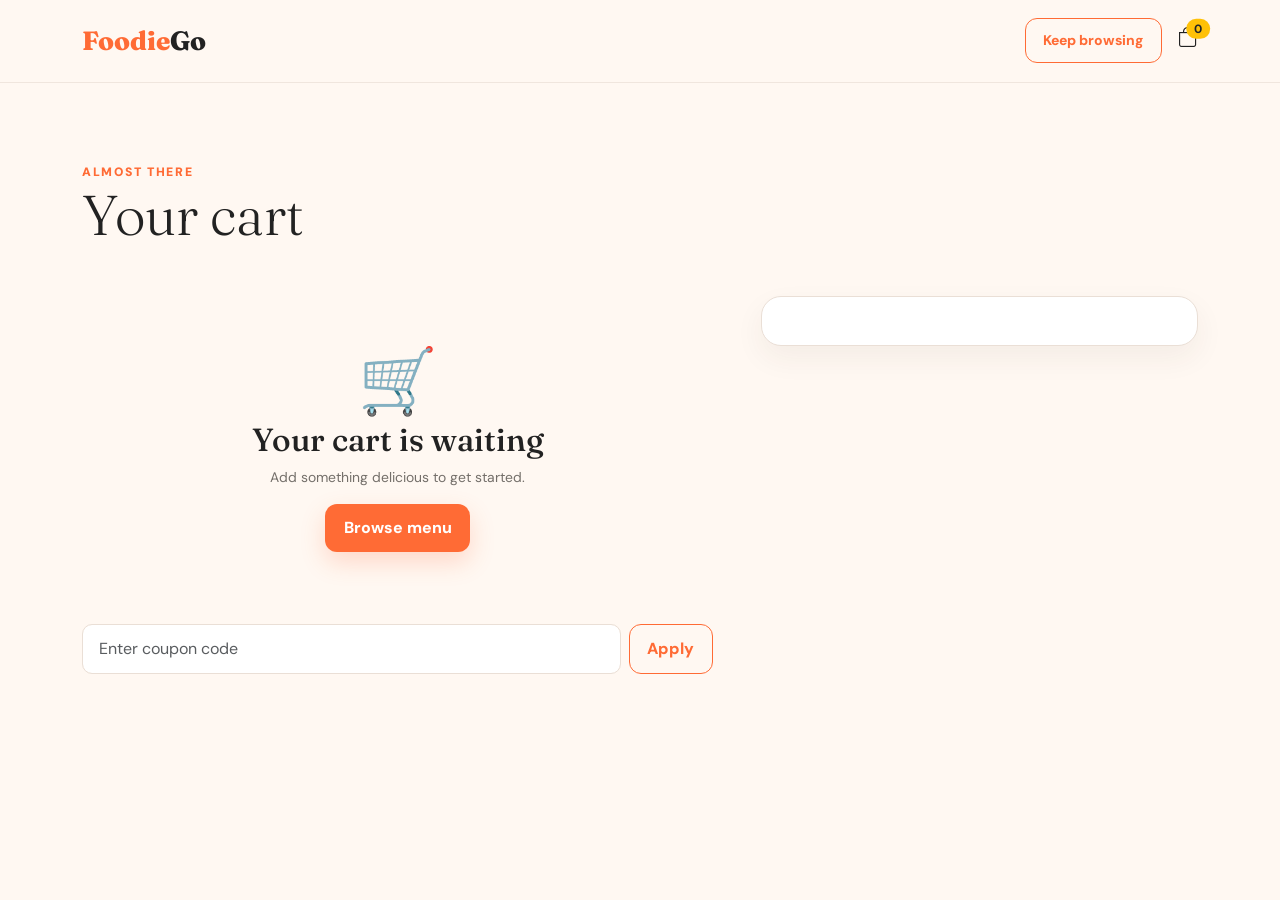
<file: cart.html>
<!doctype html>
<html lang="en">

<head>
    <meta charset="utf-8">
    <meta name="viewport" content="width=device-width, initial-scale=1">
    <title>Your Cart | FoodieGo</title>
        <base href="/">
    <link rel="preconnect" href="https://fonts.googleapis.com">
    <link
        href="https://fonts.googleapis.com/css2?family=DM+Sans:wght@400;500;700;800&family=Fraunces:opsz,wght@9..144,600;9..144,800&display=swap"
        rel="stylesheet">
    <link href="https://cdn.jsdelivr.net/npm/bootstrap@5.3.3/dist/css/bootstrap.min.css" rel="stylesheet">
    <link href="https://cdn.jsdelivr.net/npm/bootstrap-icons@1.11.3/font/bootstrap-icons.css" rel="stylesheet">
    <link rel="stylesheet" href="css/style.css">
</head>

<body data-page="cart">
    <nav class="navbar navbar-expand-lg sticky-top">
        <div class="container py-2"><a class="navbar-brand brand" href="index.html">Foodie<span>Go</span></a>
            <div class="ms-auto"><a href="menu.html" class="btn btn-outline-brand btn-sm me-3">Keep browsing</a><a
                    href="cart.html" class="position-relative"><i class="bi bi-bag fs-5"></i><span
                        class="cart-count position-absolute top-0 start-100 translate-middle badge rounded-pill bg-warning text-dark">0</span></a>
            </div>
        </div>
    </nav>
    <main class="section-pad">
        <div class="container">
            <div class="eyebrow">Almost there</div>
            <h1 class="display-4 mb-5">Your cart</h1>
            <div class="row g-5">
                <div class="col-lg-7">
                    <div id="cart-items"></div>
                    <form id="coupon-form" class="d-flex gap-2 mt-4"><input id="coupon" class="form-control"
                            placeholder="Enter coupon code" aria-label="Coupon code"><button
                            class="btn btn-outline-brand" type="submit">Apply</button></form>
                    <div id="coupon-message"></div>
                </div>
                <div class="col-lg-5">
                    <div id="cart-summary" class="summary-box"></div>
                </div>
            </div>
        </div>
    </main>
    <script src="https://cdn.jsdelivr.net/npm/bootstrap@5.3.3/dist/js/bootstrap.bundle.min.js"></script>
    <script src="js/script.js"></script>
</body>

</html>
</file>
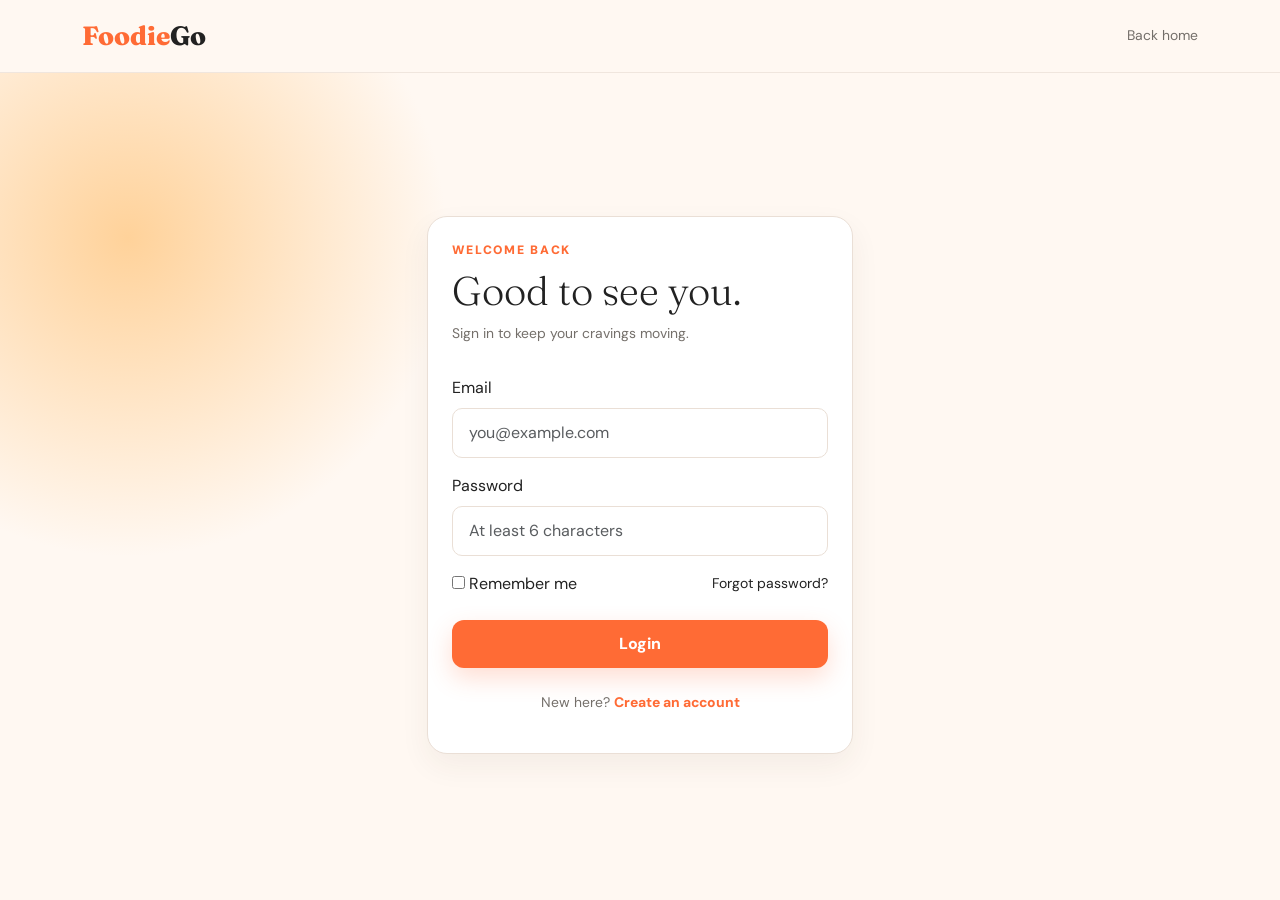
<file: login.html>
<!doctype html>
<html lang="en">

<head>
    <meta charset="utf-8">
    <meta name="viewport" content="width=device-width, initial-scale=1">
    <title>Login | FoodieGo</title>
        <base href="/">
    <link rel="preconnect" href="https://fonts.googleapis.com">
    <link
        href="https://fonts.googleapis.com/css2?family=DM+Sans:wght@400;500;700;800&family=Fraunces:opsz,wght@9..144,600;9..144,800&display=swap"
        rel="stylesheet">
    <link href="https://cdn.jsdelivr.net/npm/bootstrap@5.3.3/dist/css/bootstrap.min.css" rel="stylesheet">
    <link rel="stylesheet" href="css/style.css">
</head>

<body data-page="auth">
    <nav class="navbar">
        <div class="container py-2"><a class="brand" href="index.html">Foodie<span>Go</span></a><a href="index.html"
                class="meta">Back home</a></div>
    </nav>
    <main class="auth-wrap">
        <div class="auth-card col-11 col-sm-8 col-md-6 col-lg-4">
            <div class="eyebrow">Welcome back</div>
            <h1 class="display-6 mt-2">Good to see you.</h1>
            <p class="meta">Sign in to keep your cravings moving.</p>
            <form data-auth="login" novalidate><label class="form-label mt-3" for="email">Email</label><input id="email"
                    class="form-control" type="email" required placeholder="you@example.com">
                <div class="invalid-feedback">Enter a valid email.</div><label class="form-label mt-3"
                    for="password">Password</label><input id="password" class="form-control" type="password" required
                    minlength="6" placeholder="At least 6 characters">
                <div class="invalid-feedback">Enter your password.</div>
                <div class="d-flex justify-content-between align-items-center mt-3"><label><input type="checkbox">
                        Remember me</label><a class="small" href="#">Forgot password?</a></div><button
                    class="btn btn-brand w-100 mt-4">Login</button>
                <div id="form-message" class="mt-3"></div>
            </form>
            <p class="text-center meta mt-4">New here? <a href="register.html"
                    style="color:var(--orange);font-weight:800">Create an account</a></p>
        </div>
    </main>
    <script src="js/script.js"></script>
</body>

</html>
</file>
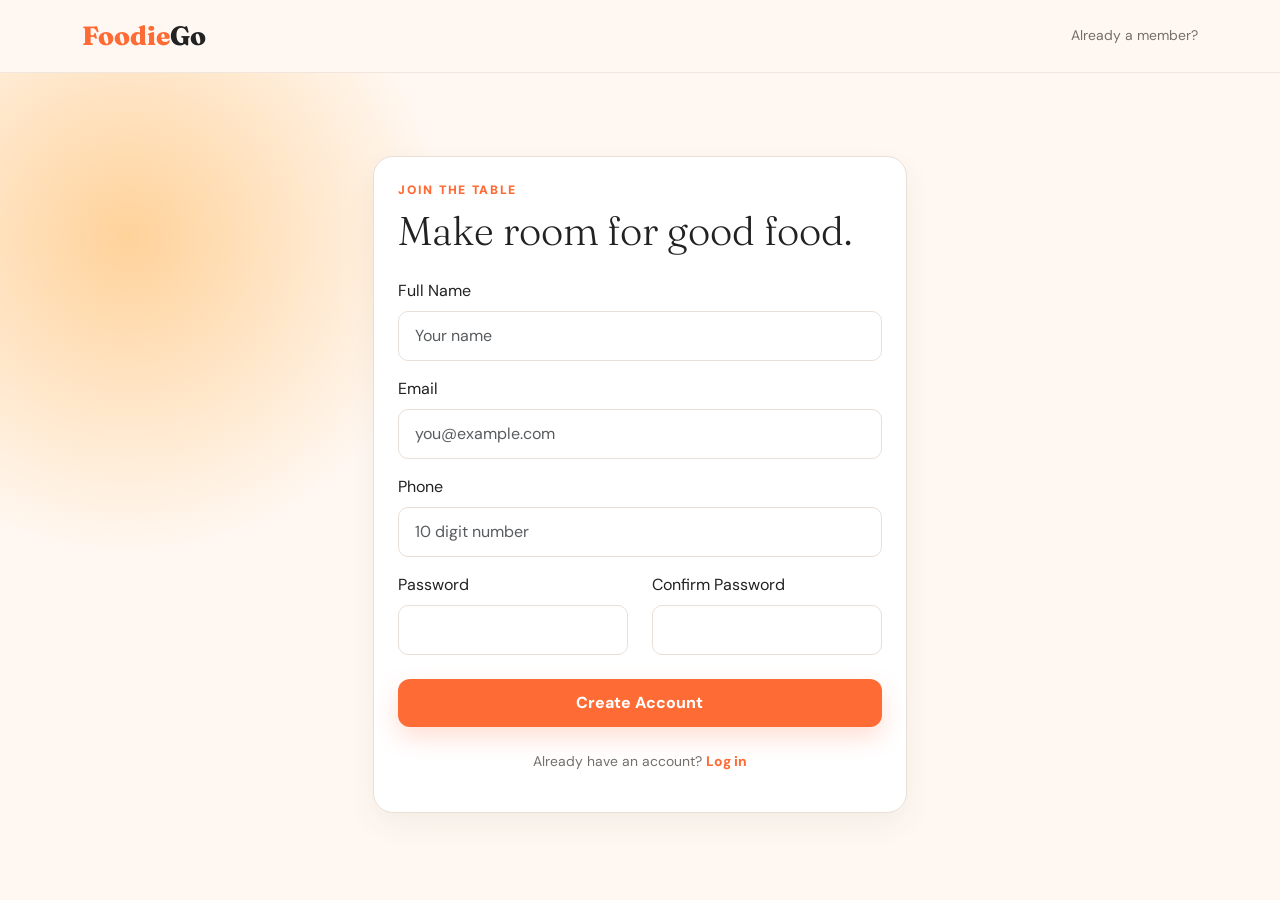
<file: register.html>
<!doctype html>
<html lang="en">

<head>
    <meta charset="utf-8">
    <meta name="viewport" content="width=device-width, initial-scale=1">
    <title>Register | FoodieGo</title>
        <base href="/">
    <link rel="preconnect" href="https://fonts.googleapis.com">
    <link
        href="https://fonts.googleapis.com/css2?family=DM+Sans:wght@400;500;700;800&family=Fraunces:opsz,wght@9..144,600;9..144,800&display=swap"
        rel="stylesheet">
    <link href="https://cdn.jsdelivr.net/npm/bootstrap@5.3.3/dist/css/bootstrap.min.css" rel="stylesheet">
    <link rel="stylesheet" href="css/style.css">
</head>

<body data-page="auth">
    <nav class="navbar">
        <div class="container py-2"><a class="brand" href="index.html">Foodie<span>Go</span></a><a href="login.html"
                class="meta">Already a member?</a></div>
    </nav>
    <main class="auth-wrap">
        <div class="auth-card col-11 col-sm-8 col-md-6 col-lg-5">
            <div class="eyebrow">Join the table</div>
            <h1 class="display-6 mt-2">Make room for good food.</h1>
            <form data-auth="register" novalidate><label class="form-label mt-3" for="full-name">Full Name</label><input
                    id="full-name" class="form-control" required placeholder="Your name"><label class="form-label mt-3"
                    for="email">Email</label><input id="email" class="form-control" type="email" required
                    placeholder="you@example.com"><label class="form-label mt-3" for="phone">Phone</label><input
                    id="phone" class="form-control" type="tel" pattern="[0-9]{10}" required
                    placeholder="10 digit number">
                <div class="invalid-feedback">Enter a valid 10 digit phone number.</div>
                <div class="row">
                    <div class="col-md-6"><label class="form-label mt-3" for="password">Password</label><input
                            id="password" class="form-control" type="password" minlength="6" required></div>
                    <div class="col-md-6"><label class="form-label mt-3" for="confirm-password">Confirm
                            Password</label><input id="confirm-password" class="form-control" type="password" required>
                    </div>
                </div><button class="btn btn-brand w-100 mt-4">Create Account</button>
                <div id="form-message" class="mt-3"></div>
            </form>
            <p class="text-center meta mt-4">Already have an account? <a href="login.html"
                    style="color:var(--orange);font-weight:800">Log in</a></p>
        </div>
    </main>
    <script src="js/script.js"></script>
</body>

</html>
</file>
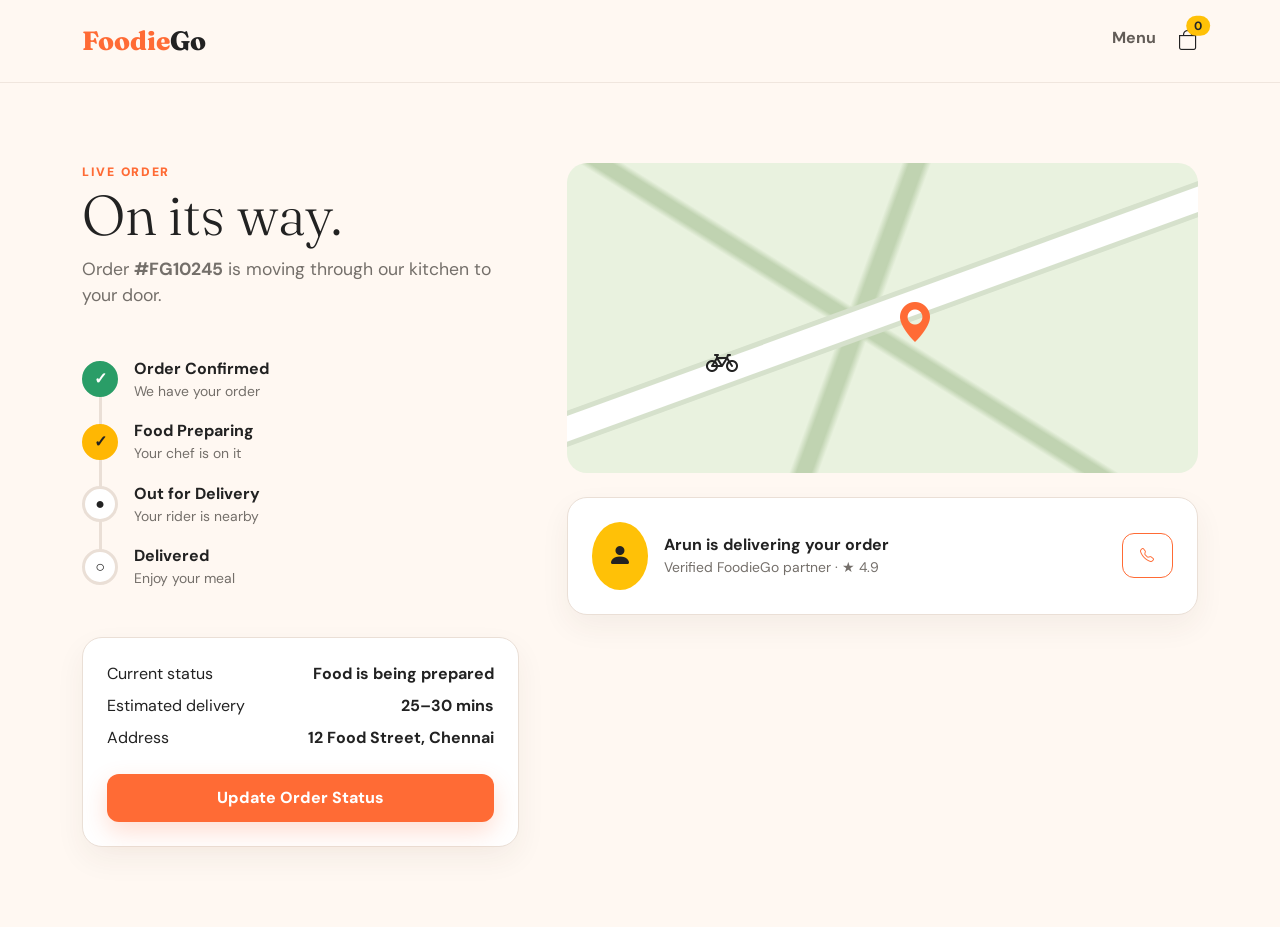
<file: tracking.html>
<!doctype html>
<html lang="en">

<head>
    <meta charset="utf-8">
    <meta name="viewport" content="width=device-width, initial-scale=1">
    <title>Track Order | FoodieGo</title>
        <base href="/">
    <link rel="preconnect" href="https://fonts.googleapis.com">
    <link
        href="https://fonts.googleapis.com/css2?family=DM+Sans:wght@400;500;700;800&family=Fraunces:opsz,wght@9..144,600;9..144,800&display=swap"
        rel="stylesheet">
    <link href="https://cdn.jsdelivr.net/npm/bootstrap@5.3.3/dist/css/bootstrap.min.css" rel="stylesheet">
    <link href="https://cdn.jsdelivr.net/npm/bootstrap-icons@1.11.3/font/bootstrap-icons.css" rel="stylesheet">
    <link rel="stylesheet" href="css/style.css">
</head>

<body data-page="tracking">
    <nav class="navbar navbar-expand-lg sticky-top">
        <div class="container py-2"><a class="navbar-brand brand" href="index.html">Foodie<span>Go</span></a>
            <div class="ms-auto d-flex gap-3"><a href="menu.html" class="nav-link">Menu</a><a href="cart.html"
                    class="position-relative"><i class="bi bi-bag fs-5"></i><span
                        class="cart-count position-absolute top-0 start-100 translate-middle badge rounded-pill bg-warning text-dark">0</span></a>
            </div>
        </div>
    </nav>
    <main class="section-pad">
        <div class="container">
            <div class="row g-5">
                <div class="col-lg-5">
                    <div class="eyebrow">Live order</div>
                    <h1 class="display-4">On its way.</h1>
                    <p class="hero-copy">Order <strong>#FG10245</strong> is moving through our kitchen to your door.</p>
                    <div class="timeline mt-5">
                        <div class="step">
                            <div class="step-dot">✓</div>
                            <div><strong>Order Confirmed</strong><small class="d-block meta">We have your order</small>
                            </div>
                        </div>
                        <div class="step">
                            <div class="step-dot">✓</div>
                            <div><strong>Food Preparing</strong><small class="d-block meta">Your chef is on it</small>
                            </div>
                        </div>
                        <div class="step">
                            <div class="step-dot">●</div>
                            <div><strong>Out for Delivery</strong><small class="d-block meta">Your rider is
                                    nearby</small></div>
                        </div>
                        <div class="step">
                            <div class="step-dot">○</div>
                            <div><strong>Delivered</strong><small class="d-block meta">Enjoy your meal</small></div>
                        </div>
                    </div>
                    <div class="summary-box mt-5">
                        <div class="d-flex justify-content-between"><span>Current status</span><strong
                                id="status-label">Food is being prepared</strong></div>
                        <div class="d-flex justify-content-between mt-2"><span>Estimated delivery</span><strong>25–30
                                mins</strong></div>
                        <div class="d-flex justify-content-between mt-2"><span>Address</span><strong>12 Food Street,
                                Chennai</strong></div><button id="update-status" class="btn btn-brand w-100 mt-4">Update
                            Order Status</button>
                    </div>
                </div>
                <div class="col-lg-7">
                    <div class="map-art">
                        <div class="map-road"></div><i class="bi bi-geo-alt-fill map-pin"></i><i
                            class="bi bi-bicycle bike"></i>
                    </div>
                    <div class="summary-box d-flex align-items-center gap-3 mt-4">
                        <div class="rounded-circle bg-warning p-3"><i class="bi bi-person-fill fs-4"></i></div>
                        <div><strong>Arun is delivering your order</strong>
                            <p class="meta mb-0">Verified FoodieGo partner · ★ 4.9</p>
                        </div><a class="ms-auto btn btn-outline-brand btn-sm" href="tel:+910000000000"><i
                                class="bi bi-telephone"></i></a>
                    </div>
                </div>
            </div>
        </div>
    </main>
    <div class="toast-container position-fixed bottom-0 end-0 p-3">
        <div id="toast" class="toast">
            <div class="toast-body"></div>
        </div>
    </div>
    <script src="https://cdn.jsdelivr.net/npm/bootstrap@5.3.3/dist/js/bootstrap.bundle.min.js"></script>
    <script src="js/script.js"></script>
</body>

</html>
</file>
<file: css/style.css>
:root {
  --orange: #ff6b35;
  --gold: #ffb703;
  --ink: #222222;
  --cream: #fff8f2;
  --muted: #746f6a;
  --line: #eadfd6;
  --green: #2a9d67;
}

* { box-sizing: border-box; }
html { scroll-behavior: smooth; }
body { margin: 0; color: var(--ink); background: var(--cream); font-family: 'DM Sans', sans-serif; }
h1,h2,h3,h4,h5,.brand { font-family: 'Fraunces', serif; }
a { color: inherit; text-decoration: none; }
img { max-width: 100%; display: block; }
.navbar { background: rgba(255,248,242,.94); backdrop-filter: blur(14px); border-bottom: 1px solid rgba(234,223,214,.7); }
.brand { font-size: 1.65rem; font-weight: 800; color: var(--orange); }
.brand span { color: var(--ink); }
.nav-link { font-weight: 700; color: #625c57; margin: 0 .35rem; }
.nav-link.active,.nav-link:hover { color: var(--orange); }
.btn-brand { background: var(--orange); color: #fff; border: 0; border-radius: 12px; padding: .75rem 1.15rem; font-weight: 800; box-shadow: 0 10px 24px rgba(255,107,53,.22); transition: .2s; }
.btn-brand:hover { color: #fff; background: #e95725; transform: translateY(-2px); }
.btn-outline-brand { border: 1px solid var(--orange); color: var(--orange); border-radius: 12px; padding: .7rem 1.1rem; font-weight: 800; }
.btn-outline-brand:hover { background: var(--orange); color: white; }
.hero { min-height: 620px; background: radial-gradient(circle at 80% 20%, #ffe3b5 0, transparent 28%), linear-gradient(135deg,#fff8f2 35%,#fff0df); overflow: hidden; }
.hero h1 { font-size: clamp(3.1rem, 7vw, 6.5rem); line-height: .93; letter-spacing: -.04em; }
.hero h1 em { color: var(--orange); font-style: normal; }
.hero-copy { max-width: 560px; color: var(--muted); font-size: 1.1rem; }
.hero-visual { position: relative; max-width: 540px; margin: auto; }
.hero-visual img { width: min(100%, 500px); aspect-ratio: 1; object-fit: cover; border-radius: 50%; border: 16px solid rgba(255,255,255,.7); box-shadow: 0 24px 60px rgba(91,57,30,.18); animation: float 5s ease-in-out infinite; }
.float-card { position: absolute; background: #fff; padding: .8rem 1rem; border-radius: 14px; box-shadow: 0 12px 28px rgba(60,34,16,.12); font-weight: 800; animation: drift 4s ease-in-out infinite; }
.float-card.one { top: 10%; left: -4%; }.float-card.two { right: -2%; top: 28%; animation-delay: .6s; }.float-card.three { bottom: 10%; left: 10%; animation-delay: 1.1s; }
.section-pad { padding: 5rem 0; }.eyebrow { color: var(--orange); text-transform: uppercase; letter-spacing: .14em; font-size: .76rem; font-weight: 900; }
.section-title { font-size: clamp(2rem,4vw,3.3rem); line-height: 1; }
.mood-card { border: 0; min-height: 145px; padding: 1.25rem; border-radius: 20px; background: #fff; box-shadow: 0 10px 24px rgba(67,43,27,.06); transition: .25s; }
.mood-card:hover { transform: translateY(-6px); box-shadow: 0 16px 32px rgba(67,43,27,.12); }.mood-icon { font-size: 2.4rem; }
.food-card,.recipe-card { height: 100%; overflow: hidden; border: 1px solid var(--line); border-radius: 18px; background: #fff; transition: .25s; }
.food-card:hover,.recipe-card:hover { transform: translateY(-5px); box-shadow: 0 18px 35px rgba(69,44,29,.12); }.food-card img,.recipe-card img { width: 100%; height: 210px; object-fit: cover; transition: .35s; }.food-card:hover img,.recipe-card:hover img { transform: scale(1.05); }
.add-food { position: relative; z-index: 2; }
.card-body { padding: 1.15rem; }.price { color: var(--orange); font-size: 1.15rem; font-weight: 900; }.rating { color: #d88900; font-weight: 800; }.meta { color: var(--muted); font-size: .87rem; }
.badge-soft { background: #fff0dd; color: #b94e22; border-radius: 99px; padding: .35rem .65rem; font-size: .72rem; font-weight: 900; }
.page-head { padding: 5.5rem 0 3rem; background: linear-gradient(120deg,#fff0df,#fff8f2); }.search-box { background: white; border: 1px solid var(--line); border-radius: 14px; padding: .85rem 1rem; box-shadow: 0 8px 20px rgba(69,44,29,.05); }
.search-box input { border: 0; outline: 0; width: 100%; background: transparent; }.filter-btn { border: 1px solid var(--line); background: white; color: #5f5852; border-radius: 99px; padding: .55rem 1rem; font-weight: 800; }.filter-btn.active,.filter-btn:hover { background: var(--ink); color: white; border-color: var(--ink); }
.detail-image { border-radius: 24px; width: 100%; max-height: 540px; object-fit: cover; }.detail-panel { padding: 1rem 0 1rem 2rem; }.ingredient { background: white; border: 1px solid var(--line); padding: .7rem .9rem; border-radius: 10px; }
.customizer,.summary-box,.auth-card { background: white; border: 1px solid var(--line); border-radius: 20px; padding: 1.5rem; box-shadow: 0 12px 30px rgba(67,43,27,.06); }.choice { display: flex; align-items: center; justify-content: space-between; border: 1px solid var(--line); padding: .8rem 1rem; border-radius: 12px; margin: .5rem 0; cursor: pointer; }.choice:has(input:checked) { border-color: var(--orange); background: #fff4eb; }.choice input { accent-color: var(--orange); }
.cart-item { background: white; border-bottom: 1px solid var(--line); padding: 1rem 0; }.cart-item img { width: 82px; height: 82px; object-fit: cover; border-radius: 12px; }.qty-control { display: inline-flex; align-items: center; border: 1px solid var(--line); border-radius: 10px; overflow: hidden; }.qty-control button { border: 0; background: white; padding: .35rem .65rem; }.qty-control span { min-width: 28px; text-align: center; }
.timeline { position: relative; display: grid; gap: 1.1rem; }.timeline:before { content:''; position:absolute; left: 17px; top: 20px; bottom: 20px; width: 3px; background: var(--line); }.step { display: flex; gap: 1rem; align-items: center; position: relative; }.step-dot { width: 36px; height: 36px; border-radius: 50%; display: grid; place-items: center; background: #fff; border: 3px solid var(--line); z-index: 1; font-weight: 900; }.step.done .step-dot { background: var(--green); border-color: var(--green); color: white; }.step.current .step-dot { background: var(--gold); border-color: var(--gold); }
.map-art { min-height: 310px; overflow: hidden; position: relative; border-radius: 20px; background-color: #e9f2df; background-image: linear-gradient(32deg,transparent 45%,#c0d3b1 46%,#c0d3b1 48%,transparent 49%),linear-gradient(110deg,transparent 45%,#c0d3b1 46%,#c0d3b1 48%,transparent 49%); }.map-road { position:absolute; height: 24px; width: 120%; background:#fff; transform: rotate(-20deg); top: 45%; left:-10%; box-shadow:0 0 0 5px #d6e1cc; }.map-pin { position:absolute; top:42%; left:52%; color:var(--orange); font-size:2.5rem; }.bike { position:absolute; top:57%; left:22%; color:var(--ink); font-size:2rem; animation: ride 5s linear infinite; }
.auth-wrap { min-height: calc(100vh - 76px); display:grid; place-items:center; padding: 4rem 0; background: radial-gradient(circle at 10% 20%,#ffd29a,transparent 24%),#fff8f2; }.form-control { border-radius: 10px; border-color: var(--line); padding: .75rem 1rem; }.form-control:focus { border-color: var(--orange); box-shadow: 0 0 0 .2rem rgba(255,107,53,.12); }
footer { background: var(--ink); color: #f8ede5; padding: 3rem 0 1.5rem; } footer a { color: #d7c9c0; } footer a:hover { color: white; }.toast-container { z-index: 1090; }
.fade-up { animation: fadeUp .7s both; } @keyframes fadeUp { from { opacity:0; transform:translateY(16px); } to { opacity:1; transform:none; } } @keyframes float { 50% { transform: translateY(-10px) rotate(1deg); } } @keyframes drift { 50% { transform: translateY(-7px); } } @keyframes ride { from { left: 15%; } to { left: 82%; } }
@media(max-width: 991px) { .detail-panel { padding-left: 0; margin-top: 1rem; }.hero { min-height: auto; padding: 4rem 0; }.float-card.one { left: 0; } }
@media(max-width: 575px) { .section-pad { padding: 3.5rem 0; }.hero h1 { font-size: 3.5rem; }.float-card { font-size: .78rem; padding: .55rem .7rem; }.float-card.one { left: -2%; }.float-card.two { right: -2%; }.detail-image { max-height: 330px; } }
</file>
